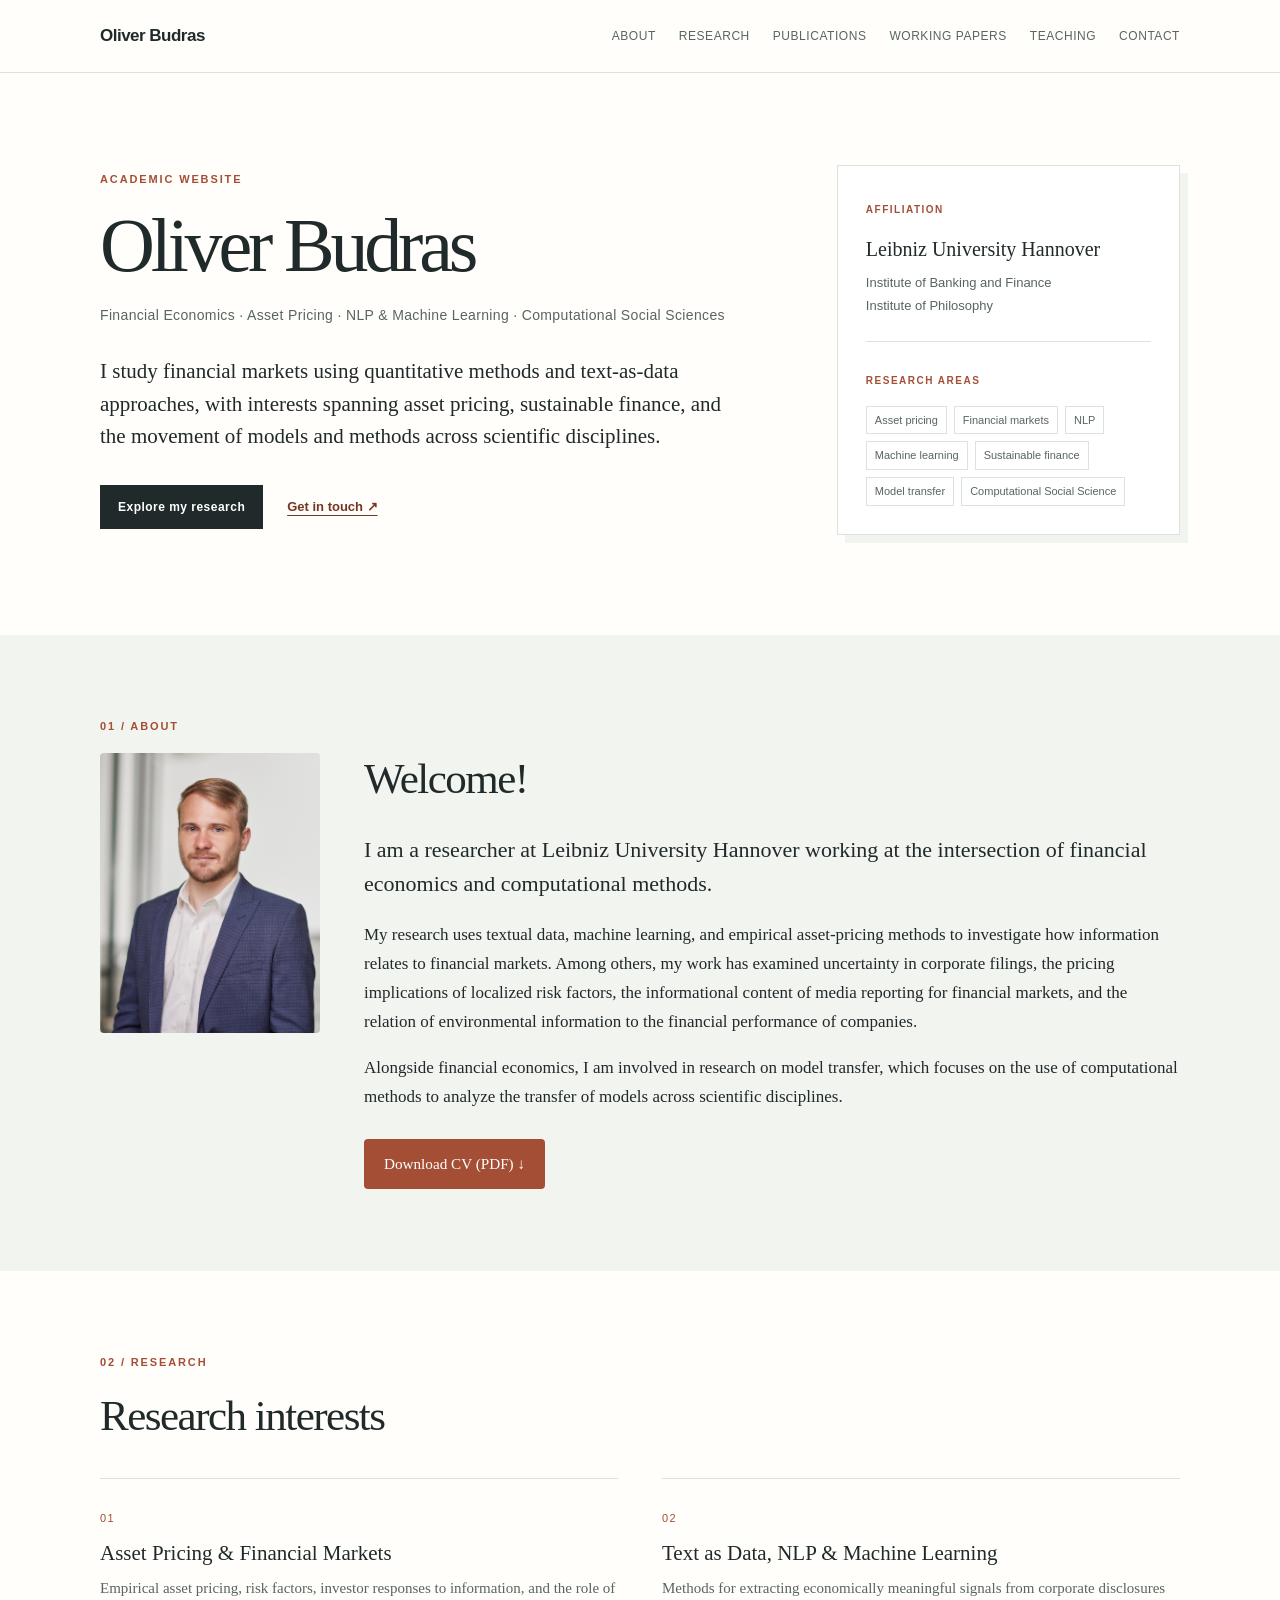
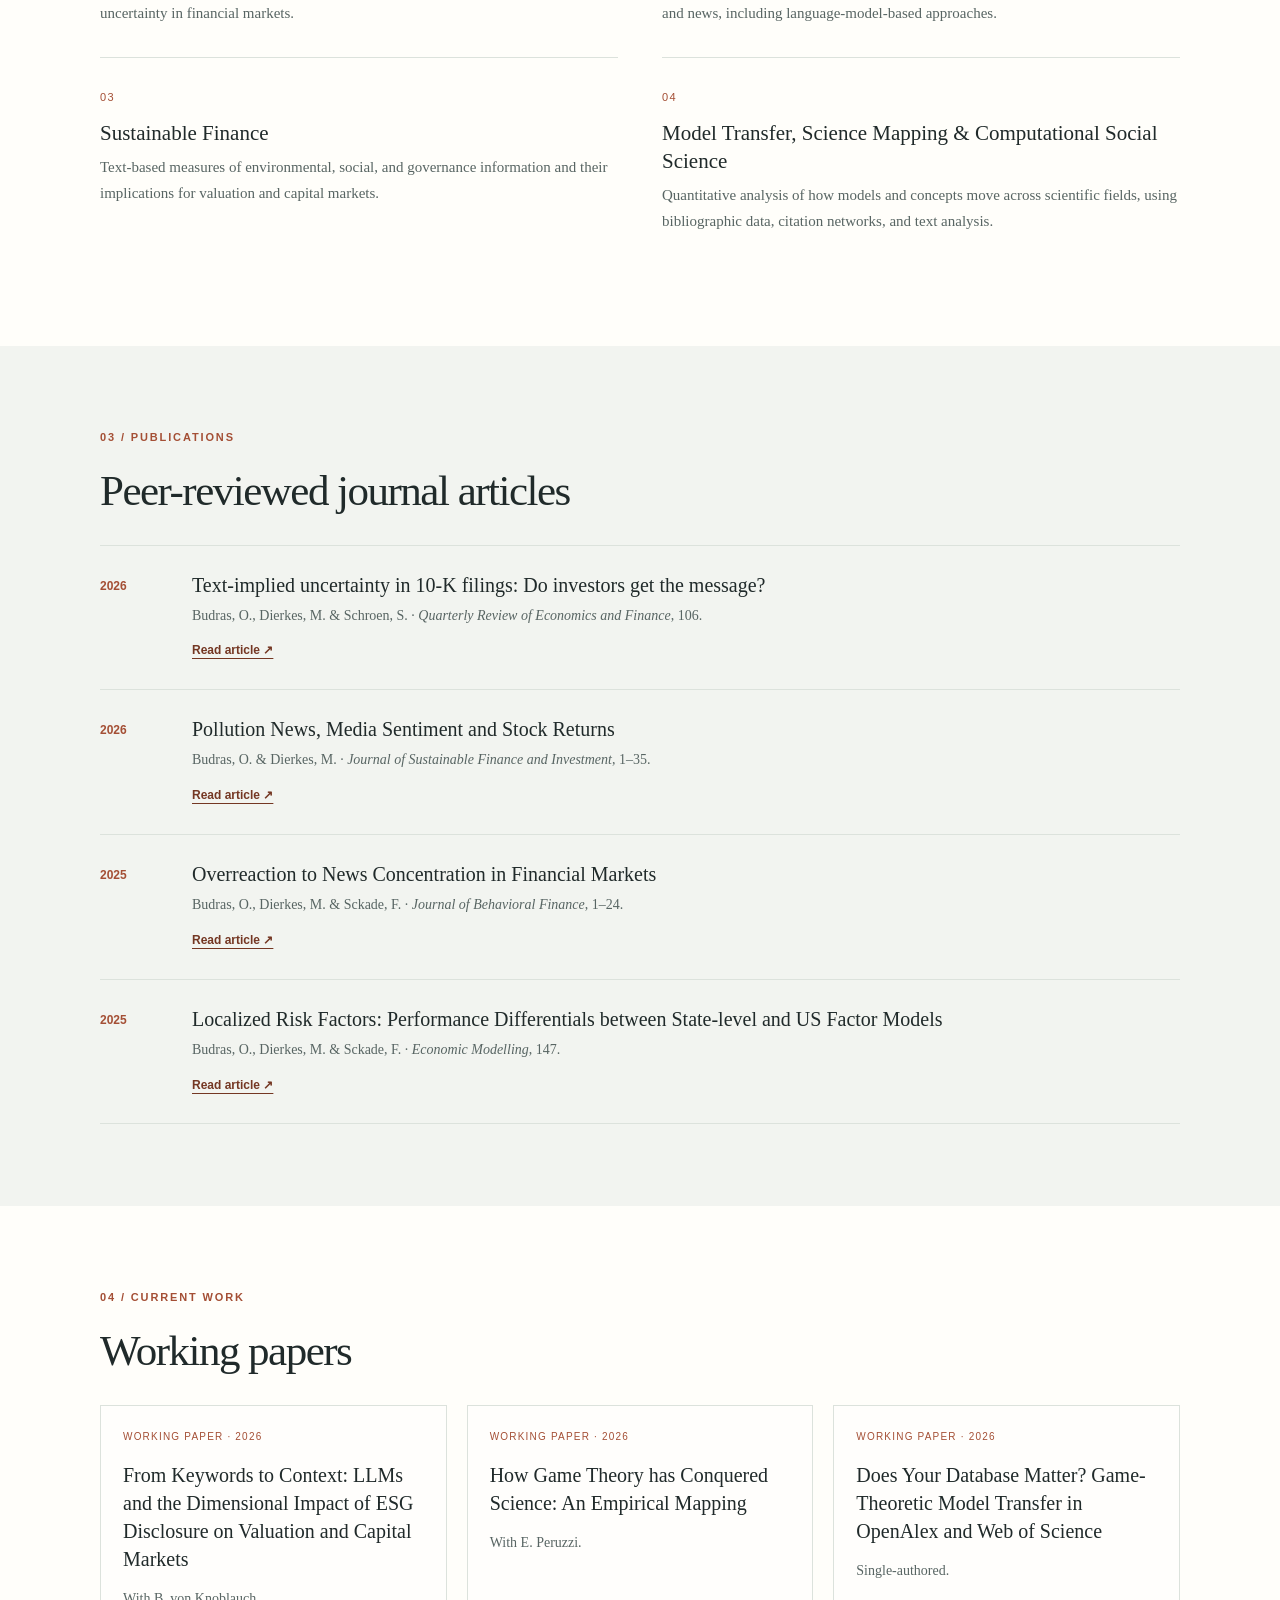
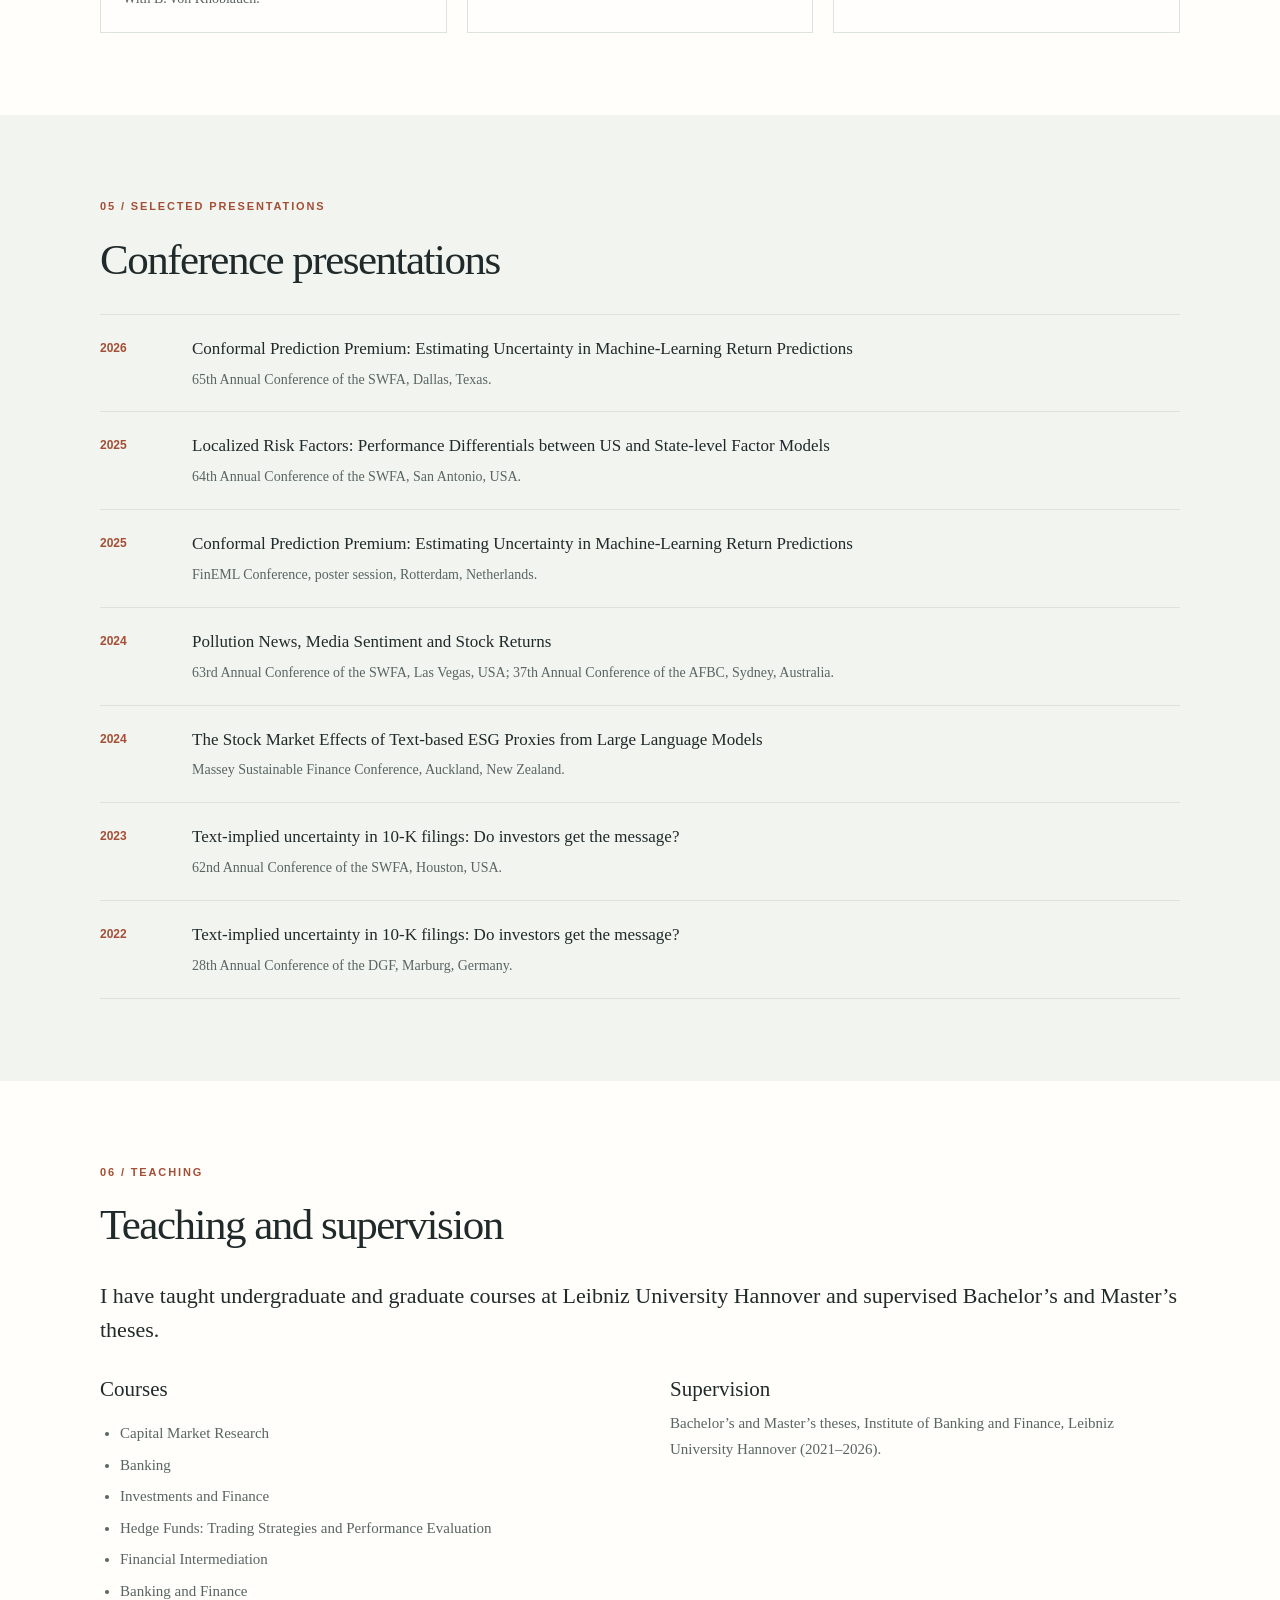
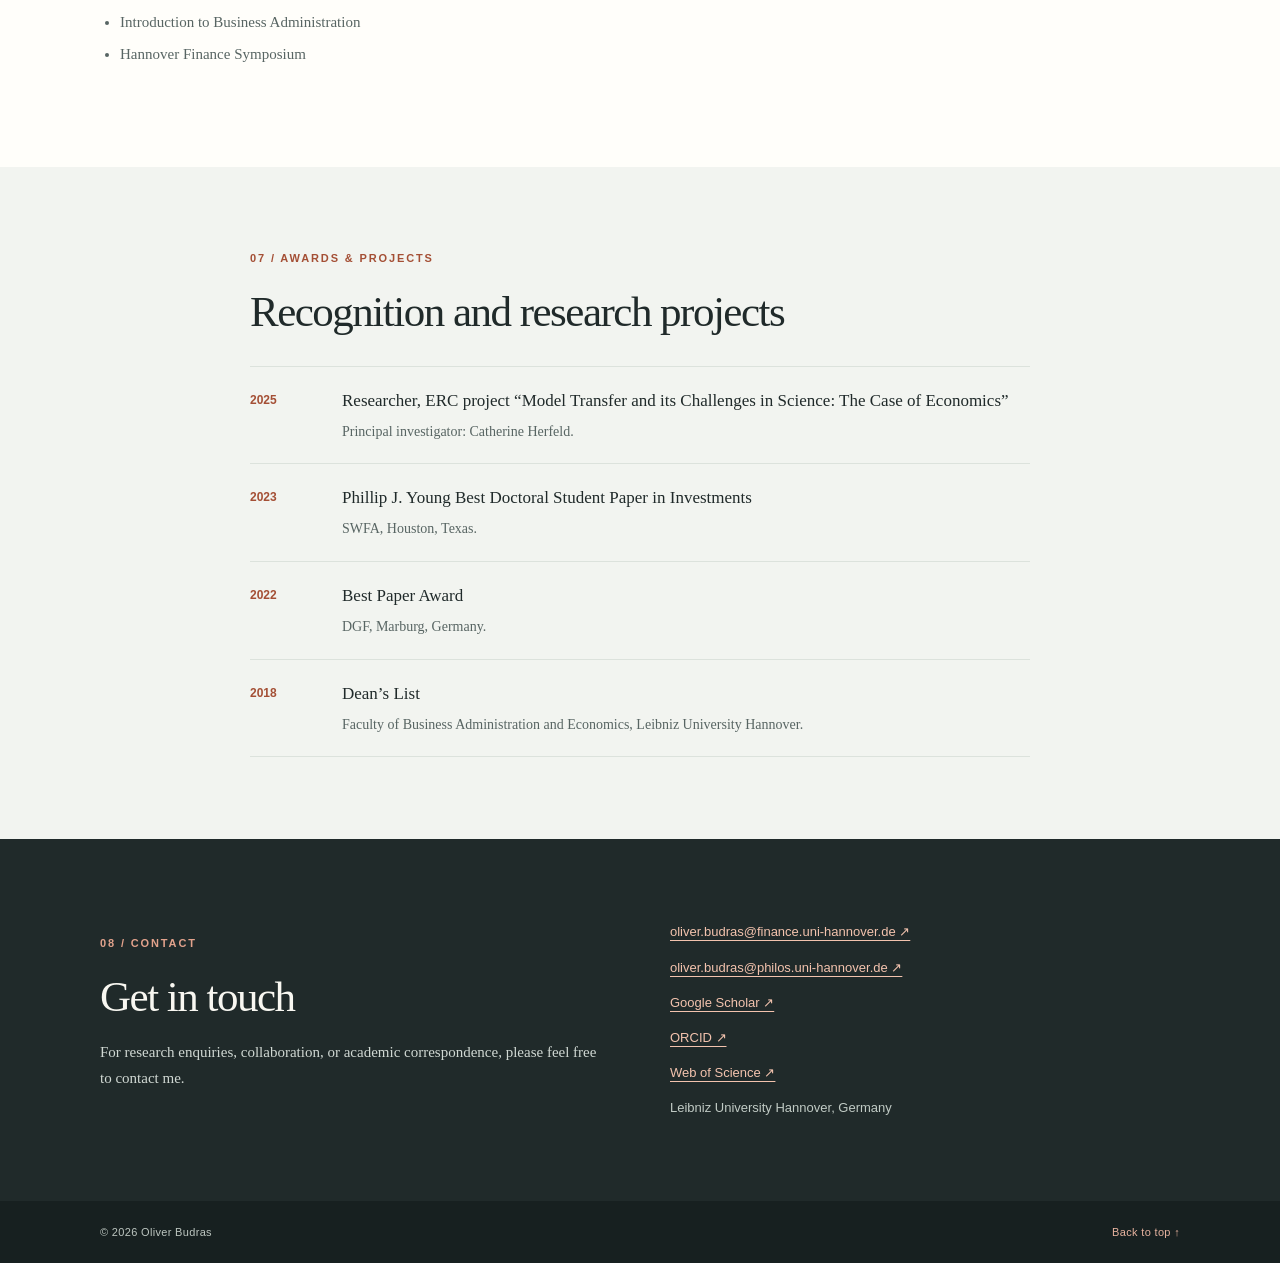
<file: index.html>
<!doctype html>
<html lang="en">
<head>
  <meta name="google-site-verification" content="6gjhQ0mH_9LCgCuL1rdwOcDBapl3lZIQHD8iM98LMyM" />
  <meta charset="utf-8">
  <meta name="viewport" content="width=device-width, initial-scale=1">
  <meta name="description" content="Oliver Budras — research in financial economics, asset pricing, natural language processing, machine learning, sustainable finance, and model transfer.">
  <title>Oliver Budras | Academic Website</title>
  <link rel="stylesheet" href="styles.css">
</head>
<body>
  <header class="site-header">
    <div class="header-inner">
      <a class="wordmark" href="#home">Oliver Budras</a>
      <button class="menu-toggle" aria-label="Toggle navigation" aria-expanded="false">☰</button>
      <nav class="nav" aria-label="Main navigation">
        <a href="#about">About</a>
        <a href="#research">Research</a>
        <a href="#publications">Publications</a>
        <a href="#working-papers">Working Papers</a>
        <a href="#teaching">Teaching</a>
        <a href="#contact">Contact</a>
      </nav>
    </div>
  </header>


  <main id="home">
    <section class="hero wrap">
      <div class="hero-copy">
        <p class="eyebrow">Academic website</p>
        <h1>Oliver Budras</h1>
        <p class="subtitle">Financial Economics · Asset Pricing · NLP &amp; Machine Learning · Computational Social Sciences </p>
        <p class="intro">I study financial markets using quantitative methods and text-as-data approaches, with interests spanning asset pricing, sustainable finance, and the movement of models and methods across scientific disciplines.</p>
        <div class="hero-links">
          <a class="button button-dark" href="#publications">Explore my research</a>
          <a class="text-link" href="mailto:oliver.budras@finance.uni-hannover.de">Get in touch ↗</a>
        </div>
      </div>
      <aside class="affiliation-card">
        <span class="card-label">Affiliation</span>
        <p class="affiliation-name">Leibniz University Hannover</p>
        <p>Institute of Banking and Finance<br>Institute of Philosophy</p>
        <div class="card-rule"></div>
        <span class="card-label">Research areas</span>
        <ul class="tag-list">
          <li>Asset pricing</li><li>Financial markets</li><li>NLP</li><li>Machine learning</li><li>Sustainable finance</li><li>Model transfer</li><li>Computational Social Science</li>
        </ul>
      </aside>
    </section>


<section class="section section-muted" id="about">
  <div class="wrap">
    <p class="eyebrow">01 / About</p>

    <div class="about-layout">
      <div class="about-photo">
        <img
          src="images/oliver-budras.jpg"
          alt="Portrait of Oliver Budras"
        />
      </div>

      <div class="about-text">
        <h2>Welcome!</h2>

        <p class="lead">
          I am a researcher at Leibniz University Hannover
          working at the intersection of financial economics
          and computational methods.
        </p>

        <p>
          My research uses textual data, machine learning,
          and empirical asset-pricing methods to investigate
          how information relates to financial markets. Among others, my
          work has examined uncertainty in corporate filings,
          the pricing implications of localized risk factors, the informational content of media reporting for financial markets,
          and the relation of environmental information to the financial performance of companies.
        </p>

        <p>
          Alongside financial economics, I am involved in
          research on model transfer, which focuses on the use of computational methods to analyze the transfer of models across scientific disciplines.
        </p>


<div class="cv-download">
  <a href="files/CV_Oliver_Budras.pdf" download class="cv-button">
    Download CV (PDF) ↓
  </a>
</div>
      </div>
    </div>
  </div>
</section>


    <section class="section" id="research">
      <div class="wrap">
        <p class="eyebrow">02 / Research</p>
        <h2>Research interests</h2>
        <div class="research-grid">
          <article class="research-item"><span class="number">01</span><h3>Asset Pricing &amp; Financial Markets</h3><p>Empirical asset pricing, risk factors, investor responses to information, and the role of uncertainty in financial markets.</p></article>
          <article class="research-item"><span class="number">02</span><h3>Text as Data, NLP &amp; Machine Learning</h3><p>Methods for extracting economically meaningful signals from corporate disclosures and news, including language-model-based approaches.</p></article>
          <article class="research-item"><span class="number">03</span><h3>Sustainable Finance</h3><p>Text-based measures of environmental, social, and governance information and their implications for valuation and capital markets.</p></article>
          <article class="research-item"><span class="number">04</span><h3>Model Transfer, Science Mapping &amp; Computational Social Science</h3><p>Quantitative analysis of how models and concepts move across scientific fields, using bibliographic data, citation networks, and text analysis.</p></article>
        </div>
      </div>
    </section>

    <section class="section section-muted" id="publications">
      <div class="wrap">
        <p class="eyebrow">03 / Publications</p>
        <h2>Peer-reviewed journal articles</h2>
        <div class="publication-list">
          <article class="publication"><span class="pub-year">2026</span><div><h3>Text-implied uncertainty in 10-K filings: Do investors get the message?</h3><p>Budras, O., Dierkes, M. &amp; Schroen, S. · <em>Quarterly Review of Economics and Finance</em>, 106.</p><a href="https://doi.org/10.1016/j.qref.2026.102121" target="_blank" rel="noopener">Read article ↗</a></div></article>
          <article class="publication"><span class="pub-year">2026</span><div><h3>Pollution News, Media Sentiment and Stock Returns</h3><p>Budras, O. &amp; Dierkes, M. · <em>Journal of Sustainable Finance and Investment</em>, 1–35.</p><a href="https://doi.org/10.1080/20430795.2026.2733407" target="_blank" rel="noopener">Read article ↗</a></div></article>
          <article class="publication"><span class="pub-year">2025</span><div><h3>Overreaction to News Concentration in Financial Markets</h3><p>Budras, O., Dierkes, M. &amp; Sckade, F. · <em>Journal of Behavioral Finance</em>, 1–24.</p><a href="https://doi.org/10.1080/15427560.2025.2516744" target="_blank" rel="noopener">Read article ↗</a></div></article>
          <article class="publication"><span class="pub-year">2025</span><div><h3>Localized Risk Factors: Performance Differentials between State-level and US Factor Models</h3><p>Budras, O., Dierkes, M. &amp; Sckade, F. · <em>Economic Modelling</em>, 147.</p><a href="https://doi.org/10.1016/j.econmod.2025.107067" target="_blank" rel="noopener">Read article ↗</a></div></article>
        </div>
      </div>
    </section>

    <section class="section" id="working-papers">
      <div class="wrap">
        <p class="eyebrow">04 / Current work</p>
        <h2>Working papers</h2>
        <div class="working-list">
          <article><span class="status">Working paper · 2026</span><h3>From Keywords to Context: LLMs and the Dimensional Impact of ESG Disclosure on Valuation and Capital Markets</h3><p>With B. von Knoblauch.</p></article>
          <article><span class="status">Working paper · 2026</span><h3>How Game Theory has Conquered Science: An Empirical Mapping</h3><p>With E. Peruzzi.</p></article>
          <article><span class="status">Working paper · 2026</span><h3>Does Your Database Matter? Game-Theoretic Model Transfer in OpenAlex and Web of Science</h3><p>Single-authored.</p></article>
        </div>
      </div>
    </section>

    <section class="section section-muted" id="presentations">
      <div class="wrap">
        <p class="eyebrow">05 / Selected presentations</p>
        <h2>Conference presentations</h2>
        <ul class="timeline">
          <li><span>2026</span><div><strong>Conformal Prediction Premium: Estimating Uncertainty in Machine-Learning Return Predictions</strong><p>65th Annual Conference of the SWFA, Dallas, Texas.</p></div></li>
          <li><span>2025</span><div><strong>Localized Risk Factors: Performance Differentials between US and State-level Factor Models</strong><p>64th Annual Conference of the SWFA, San Antonio, USA.</p></div></li>
          <li><span>2025</span><div><strong>Conformal Prediction Premium: Estimating Uncertainty in Machine-Learning Return Predictions</strong><p>FinEML Conference, poster session, Rotterdam, Netherlands.</p></div></li>
          <li><span>2024</span><div><strong>Pollution News, Media Sentiment and Stock Returns</strong><p>63rd Annual Conference of the SWFA, Las Vegas, USA; 37th Annual Conference of the AFBC, Sydney, Australia.</p></div></li>
          <li><span>2024</span><div><strong>The Stock Market Effects of Text-based ESG Proxies from Large Language Models</strong><p>Massey Sustainable Finance Conference, Auckland, New Zealand.</p></div></li>
          <li><span>2023</span><div><strong>Text-implied uncertainty in 10-K filings: Do investors get the message?</strong><p>62nd Annual Conference of the SWFA, Houston, USA.</p></div></li>
          <li><span>2022</span><div><strong>Text-implied uncertainty in 10-K filings: Do investors get the message?</strong><p>28th Annual Conference of the DGF, Marburg, Germany.</p></div></li>
        </ul>
      </div>
    </section>

    <section class="section" id="teaching">
      <div class="wrap">
        <p class="eyebrow">06 / Teaching</p>
        <h2>Teaching and supervision</h2>
        <p class="lead">I have taught undergraduate and graduate courses at Leibniz University Hannover and supervised Bachelor’s and Master’s theses.</p>
        <div class="teaching-grid">
          <div><h3>Courses</h3><ul><li>Capital Market Research</li><li>Banking</li><li>Investments and Finance</li><li>Hedge Funds: Trading Strategies and Performance Evaluation</li><li>Financial Intermediation</li><li>Banking and Finance</li><li>Introduction to Business Administration</li><li>Hannover Finance Symposium</li></ul></div>
          <div><h3>Supervision</h3><p>Bachelor’s and Master’s theses, Institute of Banking and Finance, Leibniz University Hannover (2021–2026).</p>
        </div>
      </div>
    </section>

    <section class="section section-muted" id="awards">
      <div class="wrap narrow">
        <p class="eyebrow">07 / Awards &amp; projects</p>
        <h2>Recognition and research projects</h2>
        <ul class="timeline compact">
          <li><span>2025</span><div><strong>Researcher, ERC project “Model Transfer and its Challenges in Science: The Case of Economics”</strong><p>Principal investigator: Catherine Herfeld.</p></div></li>
          <li><span>2023</span><div><strong>Phillip J. Young Best Doctoral Student Paper in Investments</strong><p>SWFA, Houston, Texas.</p></div></li>
          <li><span>2022</span><div><strong>Best Paper Award</strong><p>DGF, Marburg, Germany.</p></div></li>
          <li><span>2018</span><div><strong>Dean’s List</strong><p>Faculty of Business Administration and Economics, Leibniz University Hannover.</p></div></li>
        </ul>
      </div>
    </section>

    <section class="section contact-section" id="contact">
      <div class="wrap contact-inner">
        <div><p class="eyebrow">08 / Contact</p><h2>Get in touch</h2><p>For research enquiries, collaboration, or academic correspondence, please feel free to contact me.</p></div>
        <div class="contact-links"><a href="mailto:oliver.budras@finance.uni-hannover.de">oliver.budras@finance.uni-hannover.de ↗</a><a href="mailto:oliver.budras@philos.uni-hannover.de">oliver.budras@philos.uni-hannover.de ↗</a><a href="https://scholar.google.com/citations?user=HMwaG8IAAAAJ&hl=de&oi=ao"
     target="_blank"
     rel="noopener noreferrer">
    Google Scholar ↗
  </a> <a href="https://orcid.org/0000-0003-1497-2655"
     target="_blank"
     rel="noopener noreferrer">
    ORCID ↗
     </a> <a href="https://www.webofscience.com/wos/author/record/PXC-2817-2026"
     target="_blank"
     rel="noopener noreferrer">
    Web of Science ↗
  </a><span>Leibniz University Hannover, Germany</span></div>
      </div>
    </section>
  </main>

  <footer class="footer"><div class="wrap footer-inner"><span>© <span id="year"></span> Oliver Budras</span><a href="#home">Back to top ↑</a></div></footer>
  <script>
    document.getElementById('year').textContent = new Date().getFullYear();
    const toggle = document.querySelector('.menu-toggle');
    const nav = document.querySelector('.nav');
    toggle.addEventListener('click', () => {
      const open = nav.classList.toggle('nav-open');
      toggle.setAttribute('aria-expanded', String(open));
    });
    nav.querySelectorAll('a').forEach(link => link.addEventListener('click', () => {
      nav.classList.remove('nav-open'); toggle.setAttribute('aria-expanded', 'false');
    }));
  </script>
</body>
</html>
</file>
<file: styles.css>
:root{--ink:#202a2a;--muted:#586563;--paper:#fffefa;--soft:#f2f4f0;--line:#dce2dc;--accent:#a44f35;--accent-dark:#743723;--max:1080px}
*{box-sizing:border-box}html{scroll-behavior:smooth;scroll-padding-top:82px}body{margin:0;background:var(--paper);color:var(--ink);font-family:Georgia,"Times New Roman",serif;font-size:17px;line-height:1.7}a{color:var(--accent-dark);text-decoration-thickness:1px;text-underline-offset:4px}a:hover{color:var(--accent);text-decoration-thickness:2px}.wrap{width:min(var(--max),calc(100% - 48px));margin-inline:auto}.narrow{max-width:780px}.site-header{position:sticky;top:0;z-index:10;background:rgba(255,254,250,.96);backdrop-filter:blur(10px);border-bottom:1px solid var(--line)}.header-inner{width:min(var(--max),calc(100% - 48px));margin:auto;min-height:72px;display:flex;align-items:center;justify-content:space-between;gap:24px}.wordmark{font-family:Arial,sans-serif;font-size:17px;font-weight:700;letter-spacing:-.03em;color:var(--ink);text-decoration:none}.nav{display:flex;gap:23px;align-items:center}.nav a{font-family:Arial,sans-serif;font-size:12px;letter-spacing:.045em;text-transform:uppercase;color:var(--muted);text-decoration:none}.nav a:hover{color:var(--accent)}.menu-toggle{display:none;border:0;background:none;font-size:24px;color:var(--ink)}.hero{display:grid;grid-template-columns:1.55fr .8fr;gap:72px;align-items:center;padding-top:92px;padding-bottom:100px}.eyebrow{font-family:Arial,sans-serif;font-size:11px;letter-spacing:.17em;text-transform:uppercase;color:var(--accent);font-weight:700;margin:0 0 18px}.hero h1{font-size:clamp(48px,7vw,76px);letter-spacing:-.055em;line-height:1.02;margin:0 0 19px;font-weight:500}.subtitle{font-family:Arial,sans-serif;font-size:14px;letter-spacing:.025em;color:var(--muted);margin:0 0 28px}.intro{font-size:21px;line-height:1.55;max-width:650px;margin:0}.hero-links{display:flex;gap:24px;align-items:center;flex-wrap:wrap;margin-top:32px}.button{display:inline-block;padding:12px 18px;font-family:Arial,sans-serif;font-size:12px;font-weight:700;letter-spacing:.04em;text-decoration:none}.button-dark{background:var(--ink);color:white}.button-dark:hover{background:var(--accent-dark);color:white}.text-link{font-family:Arial,sans-serif;font-size:13px;font-weight:700}.affiliation-card{border:1px solid var(--line);padding:28px;background:#fff;box-shadow:8px 8px 0 var(--soft)}.card-label{font-family:Arial,sans-serif;font-size:10px;text-transform:uppercase;letter-spacing:.15em;color:var(--accent);font-weight:700}.affiliation-name{font-size:20px;line-height:1.35;margin:13px 0 8px}.affiliation-card p:not(.affiliation-name){font-family:Arial,sans-serif;font-size:13px;line-height:1.8;color:var(--muted);margin:0}.card-rule{height:1px;background:var(--line);margin:23px 0}.tag-list{list-style:none;padding:0;margin:12px 0 0;display:flex;gap:7px;flex-wrap:wrap}.tag-list li{font-family:Arial,sans-serif;font-size:11px;border:1px solid var(--line);padding:4px 8px;color:var(--muted)}.section{padding:82px 0}.section-muted{background:var(--soft)}h2{font-size:clamp(32px,4vw,43px);font-weight:500;letter-spacing:-.035em;line-height:1.2;margin:0 0 28px}.lead{font-size:22px;line-height:1.55;margin:0 0 20px}.small-note{font-family:Arial,sans-serif;font-size:13px;color:var(--muted);border-left:2px solid var(--accent);padding-left:14px;margin-top:25px}.research-grid{display:grid;grid-template-columns:repeat(2,minmax(0,1fr));gap:0 44px;margin-top:36px}.research-item{border-top:1px solid var(--line);padding:24px 0 30px}.number{font-family:Arial,sans-serif;font-size:11px;color:var(--accent);letter-spacing:.12em}.research-item h3,.teaching-grid h3{font-size:21px;font-weight:500;line-height:1.35;margin:8px 0}.research-item p,.teaching-grid p{font-size:15px;color:var(--muted);margin:0}.publication-list{border-top:1px solid var(--line)}.publication{display:grid;grid-template-columns:72px 1fr;gap:20px;padding:25px 0;border-bottom:1px solid var(--line)}.pub-year{font-family:Arial,sans-serif;color:var(--accent);font-size:12px;font-weight:700;padding-top:5px}.publication h3,.working-list h3{font-size:20px;font-weight:500;line-height:1.4;margin:0 0 5px}.publication p{font-size:14px;color:var(--muted);margin:0 0 8px}.publication a{font-family:Arial,sans-serif;font-size:12px;font-weight:700}.working-list{display:grid;grid-template-columns:repeat(3,minmax(0,1fr));gap:20px}.working-list article{border:1px solid var(--line);padding:22px;background:rgba(255,255,255,.55)}.status{font-family:Arial,sans-serif;font-size:10px;text-transform:uppercase;letter-spacing:.12em;color:var(--accent);display:block;margin-bottom:16px}.working-list p{font-size:14px;color:var(--muted);margin-bottom:0}.timeline{list-style:none;margin:0;padding:0;border-top:1px solid var(--line)}.timeline li{display:grid;grid-template-columns:70px 1fr;gap:22px;padding:20px 0;border-bottom:1px solid var(--line)}.timeline li>span{font-family:Arial,sans-serif;font-size:12px;color:var(--accent);font-weight:700;padding-top:3px}.timeline strong{font-weight:500}.timeline p{font-size:14px;color:var(--muted);margin:4px 0 0}.compact{margin-top:6px}.teaching-grid{display:grid;grid-template-columns:1fr 1fr;gap:60px}.teaching-grid ul{padding-left:20px;color:var(--muted);font-size:15px}.teaching-grid li{padding:3px 0}.subhead{margin-top:28px!important}.contact-section{background:var(--ink);color:#f8f7f1}.contact-section .eyebrow{color:#e2a28c}.contact-inner{display:grid;grid-template-columns:1fr 1fr;gap:60px;align-items:center}.contact-section h2{margin-bottom:18px}.contact-section p:not(.eyebrow){color:#d0d8d3;font-size:15px}.contact-links{display:flex;flex-direction:column;gap:13px;font-family:Arial,sans-serif;font-size:13px}.contact-links a{color:#f3c3ae;overflow-wrap:anywhere}.contact-links span{color:#c1cbc5}.footer{background:#172020;color:#bdc6c0;font-family:Arial,sans-serif;font-size:11px;letter-spacing:.03em}.footer-inner{min-height:62px;display:flex;justify-content:space-between;align-items:center}.footer a{color:#e7b39f;text-decoration:none}
@media(max-width:850px){.nav{gap:13px}.nav a{font-size:10px}.hero{gap:35px}.working-list{grid-template-columns:1fr}.working-list article{padding:19px 22px}.contact-inner{gap:30px}}
@media(max-width:680px){body{font-size:16px}.wrap,.header-inner{width:calc(100% - 36px)}.header-inner{min-height:64px}.menu-toggle{display:block}.nav{display:none;position:absolute;top:64px;left:0;right:0;background:var(--paper);border-bottom:1px solid var(--line);padding:15px 20px 20px;align-items:flex-start;flex-direction:column;gap:14px}.nav.nav-open{display:flex}.nav a{font-size:12px}.hero{grid-template-columns:1fr;padding-top:64px;padding-bottom:66px;gap:40px}.hero h1{font-size:54px}.intro{font-size:19px}.affiliation-card{max-width:440px}.section{padding:62px 0}.research-grid,.teaching-grid,.contact-inner{grid-template-columns:1fr;gap:22px}.publication{grid-template-columns:48px 1fr;gap:12px}.publication h3,.working-list h3{font-size:18px}.timeline li{grid-template-columns:48px 1fr;gap:12px}.contact-inner{gap:14px}.contact-links{margin-top:12px}.footer-inner{min-height:58px}}

.profile {
  display: flex;
  align-items: center;
  gap: 28px;
  margin-bottom: 32px;
}

.profile-photo {
  width: 180px;
  height: 220px;
  object-fit: cover;
  object-position: center;
  border-radius: 8px;
}

.profile-text {
  flex: 1;
}

/* Mobile layout */
@media (max-width: 600px) {
  .profile {
    flex-direction: column;
    align-items: flex-start;
  }

  .profile-photo {
    width: 150px;
    height: 180px;
  }
}

.about-layout {
  display: grid;
  grid-template-columns: 220px minmax(0, 1fr);
  gap: 44px;
  align-items: start;
}

.about-photo img {
  display: block;
  width: 100%;
  height: 280px;
  object-fit: cover;
  object-position: center top;
  border-radius: 4px;
}

.about-text h2 {
  margin-top: 0;
}

@media (max-width: 680px) {
  .about-layout {
    grid-template-columns: 1fr;
    gap: 26px;
  }

  .about-photo img {
    width: 180px;
    height: 230px;
  }
}


.cv-download {
  margin-top: 28px;
}

.cv-button {
  display: inline-block;
  padding: 12px 20px;
  background-color: #a44f35;
  color: #ffffff;
  text-decoration: none;
  border-radius: 4px;
  font-size: 0.95rem;
  transition: background-color 0.2s ease;
}

.cv-button:hover {
  background-color: #823c29;
}
</file>
